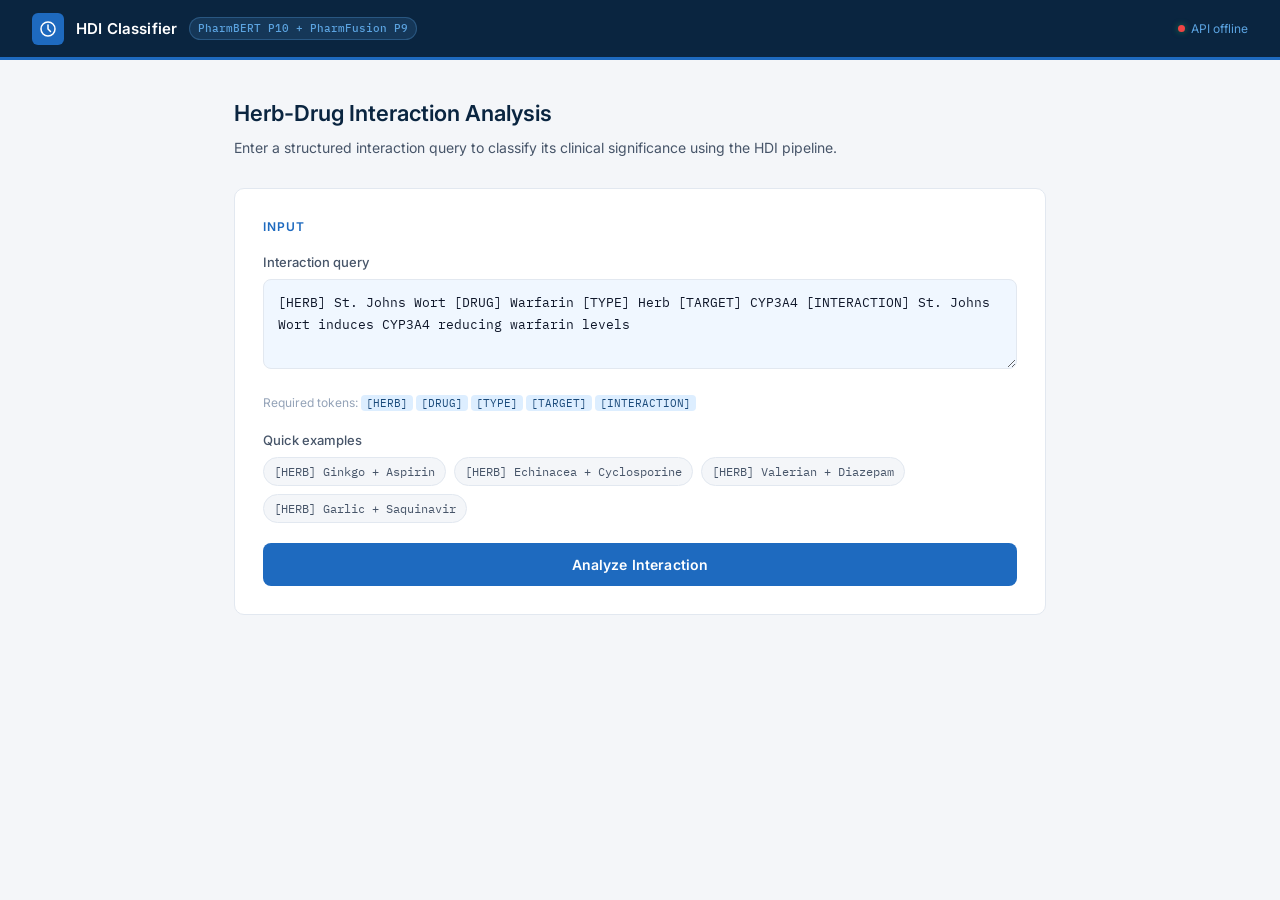
<file: hdi-frontend/index.html.html>
<!DOCTYPE html>
<html lang="en">
<head>
<meta charset="UTF-8"/>
<meta name="viewport" content="width=device-width, initial-scale=1.0"/>
<title>HDI Classifier — Herb-Drug Interaction Analysis</title>
<style>
  @import url('https://fonts.googleapis.com/css2?family=Inter:wght@400;500;600&family=IBM+Plex+Mono:wght@400;500&display=swap');

  *, *::before, *::after { box-sizing: border-box; margin: 0; padding: 0; }

  :root {
    --blue-900: #0a2540;
    --blue-700: #1a4a7a;
    --blue-500: #1e6abf;
    --blue-300: #5ba3e0;
    --blue-100: #ddeeff;
    --blue-50:  #f0f7ff;
    --white:    #ffffff;
    --gray-100: #f4f6f9;
    --gray-200: #e2e8f0;
    --gray-400: #94a3b8;
    --gray-600: #475569;
    --gray-900: #0f172a;
    --green-100: #dcfce7;
    --green-700: #15803d;
    --red-100:   #fee2e2;
    --red-700:   #b91c1c;
    --amber-100: #fef3c7;
    --amber-700: #b45309;
    --font: 'Inter', system-ui, sans-serif;
    --mono: 'IBM Plex Mono', monospace;
  }

  body {
    font-family: var(--font);
    background: var(--gray-100);
    color: var(--gray-900);
    min-height: 100vh;
    line-height: 1.6;
  }

  /* Header */
  header {
    background: var(--blue-900);
    padding: 0 32px;
    display: flex;
    align-items: center;
    justify-content: space-between;
    height: 60px;
    border-bottom: 3px solid var(--blue-500);
  }
  .header-brand {
    display: flex;
    align-items: center;
    gap: 12px;
  }
  .header-logo {
    width: 32px; height: 32px;
    background: var(--blue-500);
    border-radius: 6px;
    display: flex; align-items: center; justify-content: center;
  }
  .header-logo svg { width: 18px; height: 18px; }
  .header-title {
    font-size: 15px;
    font-weight: 600;
    color: var(--white);
    letter-spacing: 0.01em;
  }
  .header-badge {
    font-size: 11px;
    font-weight: 500;
    color: var(--blue-300);
    background: rgba(91,163,224,0.15);
    border: 1px solid rgba(91,163,224,0.3);
    padding: 2px 8px;
    border-radius: 20px;
    font-family: var(--mono);
  }
  .status-dot {
    display: flex;
    align-items: center;
    gap: 6px;
    font-size: 12px;
    color: var(--blue-300);
  }
  .dot {
    width: 7px; height: 7px;
    border-radius: 50%;
    background: #22c55e;
    box-shadow: 0 0 6px #22c55e88;
    animation: pulse 2s ease-in-out infinite;
  }
  @keyframes pulse { 0%,100%{opacity:1} 50%{opacity:0.5} }

  /* Main layout */
  main {
    max-width: 860px;
    margin: 0 auto;
    padding: 36px 24px 60px;
  }

  .page-heading {
    margin-bottom: 28px;
  }
  .page-heading h1 {
    font-size: 22px;
    font-weight: 600;
    color: var(--blue-900);
    margin-bottom: 6px;
  }
  .page-heading p {
    font-size: 14px;
    color: var(--gray-600);
  }

  /* Card */
  .card {
    background: var(--white);
    border: 1px solid var(--gray-200);
    border-radius: 10px;
    padding: 28px;
    margin-bottom: 20px;
  }
  .card-title {
    font-size: 12px;
    font-weight: 600;
    color: var(--blue-500);
    text-transform: uppercase;
    letter-spacing: 0.08em;
    margin-bottom: 16px;
  }

  /* Input form */
  .input-group {
    margin-bottom: 16px;
  }
  label {
    display: block;
    font-size: 13px;
    font-weight: 500;
    color: var(--gray-600);
    margin-bottom: 6px;
  }
  textarea {
    width: 100%;
    font-family: var(--mono);
    font-size: 13px;
    color: var(--gray-900);
    background: var(--blue-50);
    border: 1.5px solid var(--gray-200);
    border-radius: 8px;
    padding: 12px 14px;
    resize: vertical;
    min-height: 90px;
    transition: border-color 0.15s;
    line-height: 1.7;
  }
  textarea:focus {
    outline: none;
    border-color: var(--blue-500);
    background: var(--white);
  }

  /* Token format hint */
  .token-hint {
    margin-top: 8px;
    font-size: 12px;
    color: var(--gray-400);
    line-height: 1.8;
  }
  .token {
    font-family: var(--mono);
    background: var(--blue-100);
    color: var(--blue-700);
    padding: 1px 5px;
    border-radius: 4px;
    font-size: 11px;
  }

  /* Example pills */
  .examples {
    display: flex;
    flex-wrap: wrap;
    gap: 8px;
    margin-bottom: 20px;
  }
  .example-pill {
    font-size: 12px;
    font-family: var(--mono);
    background: var(--gray-100);
    border: 1px solid var(--gray-200);
    color: var(--gray-600);
    padding: 4px 10px;
    border-radius: 20px;
    cursor: pointer;
    transition: all 0.15s;
    white-space: nowrap;
    overflow: hidden;
    text-overflow: ellipsis;
    max-width: 260px;
  }
  .example-pill:hover {
    background: var(--blue-100);
    border-color: var(--blue-300);
    color: var(--blue-700);
  }

  /* Analyze button */
  .btn-analyze {
    width: 100%;
    background: var(--blue-500);
    color: var(--white);
    border: none;
    border-radius: 8px;
    padding: 13px 20px;
    font-family: var(--font);
    font-size: 14px;
    font-weight: 600;
    cursor: pointer;
    display: flex;
    align-items: center;
    justify-content: center;
    gap: 8px;
    transition: background 0.15s;
    letter-spacing: 0.01em;
  }
  .btn-analyze:hover { background: var(--blue-700); }
  .btn-analyze:disabled { background: var(--gray-400); cursor: not-allowed; }
  .spinner {
    width: 16px; height: 16px;
    border: 2px solid rgba(255,255,255,0.3);
    border-top-color: #fff;
    border-radius: 50%;
    animation: spin 0.7s linear infinite;
    display: none;
  }
  @keyframes spin { to { transform: rotate(360deg); } }

  /* Result section */
  #result { display: none; }

  .verdict {
    display: flex;
    align-items: center;
    gap: 16px;
    padding: 20px 24px;
    border-radius: 10px;
    margin-bottom: 20px;
    border-left: 4px solid;
  }
  .verdict.harmful   { background: var(--red-100);   border-color: var(--red-700); }
  .verdict.positive  { background: var(--green-100); border-color: var(--green-700); }
  .verdict.possible  { background: var(--amber-100); border-color: var(--amber-700); }
  .verdict.negative  { background: var(--amber-100); border-color: var(--amber-700); }
  .verdict.noeffect  { background: var(--gray-100);  border-color: var(--gray-400); }

  .verdict-icon {
    font-size: 28px;
    flex-shrink: 0;
  }
  .verdict-label {
    font-size: 20px;
    font-weight: 600;
    color: var(--gray-900);
  }
  .verdict-score {
    font-size: 13px;
    color: var(--gray-600);
    margin-top: 2px;
  }
  .verdict-summary {
    margin-left: auto;
    font-size: 12px;
    font-family: var(--mono);
    color: var(--gray-600);
    text-align: right;
    flex-shrink: 0;
  }

  /* Scores grid */
  .scores-grid {
    display: grid;
    grid-template-columns: 1fr 1fr;
    gap: 12px;
    margin-bottom: 20px;
  }
  @media(max-width: 560px) { .scores-grid { grid-template-columns: 1fr; } }

  .score-row {
    display: flex;
    flex-direction: column;
    gap: 5px;
  }
  .score-header {
    display: flex;
    justify-content: space-between;
    align-items: center;
  }
  .score-name {
    font-size: 13px;
    font-weight: 500;
    color: var(--gray-600);
  }
  .score-pct {
    font-size: 13px;
    font-weight: 600;
    font-family: var(--mono);
    color: var(--gray-900);
  }
  .score-bar-bg {
    height: 6px;
    background: var(--gray-200);
    border-radius: 3px;
    overflow: hidden;
  }
  .score-bar-fill {
    height: 100%;
    background: var(--blue-500);
    border-radius: 3px;
    transition: width 0.5s ease;
  }
  .score-bar-fill.top { background: var(--blue-700); }

  /* Interaction type */
  .type-row {
    display: flex;
    align-items: center;
    gap: 12px;
    padding: 14px 16px;
    background: var(--blue-50);
    border: 1px solid var(--blue-100);
    border-radius: 8px;
  }
  .type-label { font-size: 13px; color: var(--gray-600); }
  .type-badge {
    font-size: 12px;
    font-weight: 600;
    font-family: var(--mono);
    background: var(--blue-500);
    color: var(--white);
    padding: 3px 10px;
    border-radius: 20px;
  }
  .type-score {
    font-size: 12px;
    color: var(--gray-400);
    font-family: var(--mono);
  }

  /* Meta row */
  .meta-row {
    display: flex;
    gap: 24px;
    flex-wrap: wrap;
    padding: 12px 0 0;
    border-top: 1px solid var(--gray-200);
    margin-top: 16px;
  }
  .meta-item { font-size: 12px; color: var(--gray-400); font-family: var(--mono); }
  .meta-item span { color: var(--gray-600); font-weight: 500; }

  /* Error */
  .error-box {
    background: var(--red-100);
    border: 1px solid #fca5a5;
    border-radius: 8px;
    padding: 14px 16px;
    font-size: 13px;
    color: var(--red-700);
    display: none;
  }
</style>
</head>
<body>

<header>
  <div class="header-brand">
    <div class="header-logo">
      <svg viewBox="0 0 18 18" fill="none" xmlns="http://www.w3.org/2000/svg">
        <circle cx="9" cy="9" r="7" stroke="white" stroke-width="1.5"/>
        <path d="M9 5v4l2.5 2.5" stroke="white" stroke-width="1.5" stroke-linecap="round"/>
      </svg>
    </div>
    <span class="header-title">HDI Classifier</span>
    <span class="header-badge">PharmBERT P10 + PharmFusion P9</span>
  </div>
  <div class="status-dot">
    <span class="dot" id="status-dot"></span>
    <span id="status-text">Checking…</span>
  </div>
</header>

<main>
  <div class="page-heading">
    <h1>Herb-Drug Interaction Analysis</h1>
    <p>Enter a structured interaction query to classify its clinical significance using the HDI pipeline.</p>
  </div>

  <!-- Input card -->
  <div class="card">
    <div class="card-title">Input</div>

    <div class="input-group">
      <label for="query-input">Interaction query</label>
      <textarea id="query-input" placeholder="[HERB] ... [DRUG] ... [TYPE] ... [TARGET] ... [INTERACTION] ...">[HERB] St. Johns Wort [DRUG] Warfarin [TYPE] Herb [TARGET] CYP3A4 [INTERACTION] St. Johns Wort induces CYP3A4 reducing warfarin levels</textarea>
    </div>

    <div class="token-hint">
      Required tokens:
      <span class="token">[HERB]</span>
      <span class="token">[DRUG]</span>
      <span class="token">[TYPE]</span>
      <span class="token">[TARGET]</span>
      <span class="token">[INTERACTION]</span>
    </div>

    <div style="margin: 16px 0 4px"><label>Quick examples</label></div>
    <div class="examples">
      <span class="example-pill" onclick="setExample(this.dataset.val)" data-val="[HERB] Ginkgo [DRUG] Aspirin [TYPE] Herb [TARGET] Platelet [INTERACTION] Ginkgo inhibits platelet aggregation increasing bleeding risk with aspirin">[HERB] Ginkgo + Aspirin</span>
      <span class="example-pill" onclick="setExample(this.dataset.val)" data-val="[HERB] Echinacea [DRUG] Cyclosporine [TYPE] Herb [TARGET] CYP3A4 [INTERACTION] Echinacea modulates immune response potentially reducing cyclosporine efficacy">[HERB] Echinacea + Cyclosporine</span>
      <span class="example-pill" onclick="setExample(this.dataset.val)" data-val="[HERB] Valerian [DRUG] Diazepam [TYPE] Herb [TARGET] GABA [INTERACTION] Valerian enhances GABA activity potentiating diazepam sedative effects">[HERB] Valerian + Diazepam</span>
      <span class="example-pill" onclick="setExample(this.dataset.val)" data-val="[HERB] Garlic [DRUG] Saquinavir [TYPE] Herb [TARGET] CYP3A4 [INTERACTION] Garlic reduces saquinavir plasma levels through CYP3A4 induction">[HERB] Garlic + Saquinavir</span>
    </div>

    <button class="btn-analyze" id="analyze-btn" onclick="analyze()">
      <span class="spinner" id="spinner"></span>
      <span id="btn-label">Analyze Interaction</span>
    </button>

    <div class="error-box" id="error-box"></div>
  </div>

  <!-- Result card -->
  <div id="result">
    <div class="card">
      <div class="card-title">Classification result</div>

      <!-- Verdict banner -->
      <div class="verdict" id="verdict-banner">
        <div class="verdict-icon" id="verdict-icon"></div>
        <div>
          <div class="verdict-label" id="verdict-label"></div>
          <div class="verdict-score" id="verdict-score"></div>
        </div>
        <div class="verdict-summary" id="verdict-summary"></div>
      </div>

      <!-- Score bars -->
      <div class="card-title">Confidence breakdown</div>
      <div class="scores-grid" id="scores-grid"></div>

      <!-- Interaction type -->
      <div class="card-title" style="margin-top:20px">Interaction type</div>
      <div class="type-row">
        <span class="type-label">Classified as</span>
        <span class="type-badge" id="type-badge"></span>
        <span class="type-score" id="type-score"></span>
      </div>

      <!-- Meta -->
      <div class="meta-row">
        <span class="meta-item">Model: <span id="meta-model"></span></span>
        <span class="meta-item">Latency: <span id="meta-latency"></span></span>
        <span class="meta-item">Job ID: <span id="meta-job"></span></span>
      </div>
    </div>
  </div>
</main>

<script>
const API_BASE = "https://tvganesh538-nlp-classifier-api.hf.space";
const API_KEY  = "admin-hdi-2026";

async function checkHealth() {
  try {
    const r = await fetch(API_BASE + "/health");
    const d = await r.json();
    const ok = d.status === "ok" && d.model_loaded;
    document.getElementById("status-dot").style.background = ok ? "#22c55e" : "#f59e0b";
    document.getElementById("status-text").textContent = ok ? "API online" : "Degraded";
  } catch {
    document.getElementById("status-dot").style.background = "#ef4444";
    document.getElementById("status-text").textContent = "API offline";
  }
}

function setExample(val) {
  document.getElementById("query-input").value = val;
}

const ICONS = { Harmful:"⚠️", Positive:"✅", Possible:"🔶", Negative:"🔸", "No Effect":"⬜" };
const CLASSES = { Harmful:"harmful", Positive:"positive", Possible:"possible", Negative:"negative", "No Effect":"noeffect" };

async function analyze() {
  const text = document.getElementById("query-input").value.trim();
  if (!text) return;

  const btn = document.getElementById("analyze-btn");
  const spinner = document.getElementById("spinner");
  const label = document.getElementById("btn-label");
  const errorBox = document.getElementById("error-box");

  btn.disabled = true;
  spinner.style.display = "block";
  label.textContent = "Analyzing…";
  errorBox.style.display = "none";
  document.getElementById("result").style.display = "none";

  try {
    const resp = await fetch(API_BASE + "/classify", {
      method: "POST",
      headers: { "Content-Type": "application/json", "X-API-Key": API_KEY },
      body: JSON.stringify({ inputs: [text] })
    });

    if (!resp.ok) {
      const err = await resp.json().catch(() => ({}));
      throw new Error(err.detail || resp.statusText);
    }

    const data = await resp.json();
    const r = data.results[0];
    renderResult(r, data);

  } catch(e) {
    errorBox.textContent = "Error: " + e.message;
    errorBox.style.display = "block";
  } finally {
    btn.disabled = false;
    spinner.style.display = "none";
    label.textContent = "Analyze Interaction";
  }
}

function renderResult(r, data) {
  const top = r.top_label;
  const pct = (r.top_score * 100).toFixed(1);

  // Verdict
  const banner = document.getElementById("verdict-banner");
  banner.className = "verdict " + (CLASSES[top] || "noeffect");
  document.getElementById("verdict-icon").textContent = ICONS[top] || "❓";
  document.getElementById("verdict-label").textContent = top;
  document.getElementById("verdict-score").textContent = `Confidence: ${pct}%`;
  document.getElementById("verdict-summary").textContent = r.summary || "";

  // Score bars
  const grid = document.getElementById("scores-grid");
  grid.innerHTML = "";
  r.classifications.forEach(c => {
    const p = (c.score * 100).toFixed(1);
    const isTop = c.label === top;
    grid.innerHTML += `
      <div class="score-row">
        <div class="score-header">
          <span class="score-name">${c.label}</span>
          <span class="score-pct">${p}%</span>
        </div>
        <div class="score-bar-bg">
          <div class="score-bar-fill ${isTop ? "top" : ""}" style="width:${p}%"></div>
        </div>
      </div>`;
  });

  // Interaction type
  const it = r.interaction_type;
  document.getElementById("type-badge").textContent = it.top_label;
  document.getElementById("type-score").textContent = `${(it.top_score * 100).toFixed(1)}% confidence`;

  // Meta
  document.getElementById("meta-model").textContent = data.model_name;
  document.getElementById("meta-latency").textContent = data.latency_ms + " ms";
  document.getElementById("meta-job").textContent = r.job_id ? r.job_id.slice(0,8) + "…" : "—";

  document.getElementById("result").style.display = "block";
  document.getElementById("result").scrollIntoView({ behavior: "smooth" });
}

// Kick off health check
checkHealth();
setInterval(checkHealth, 30000);

// Allow Ctrl+Enter to submit
document.getElementById("query-input").addEventListener("keydown", e => {
  if (e.key === "Enter" && (e.ctrlKey || e.metaKey)) analyze();
});
</script>
</body>
</html>
</file>
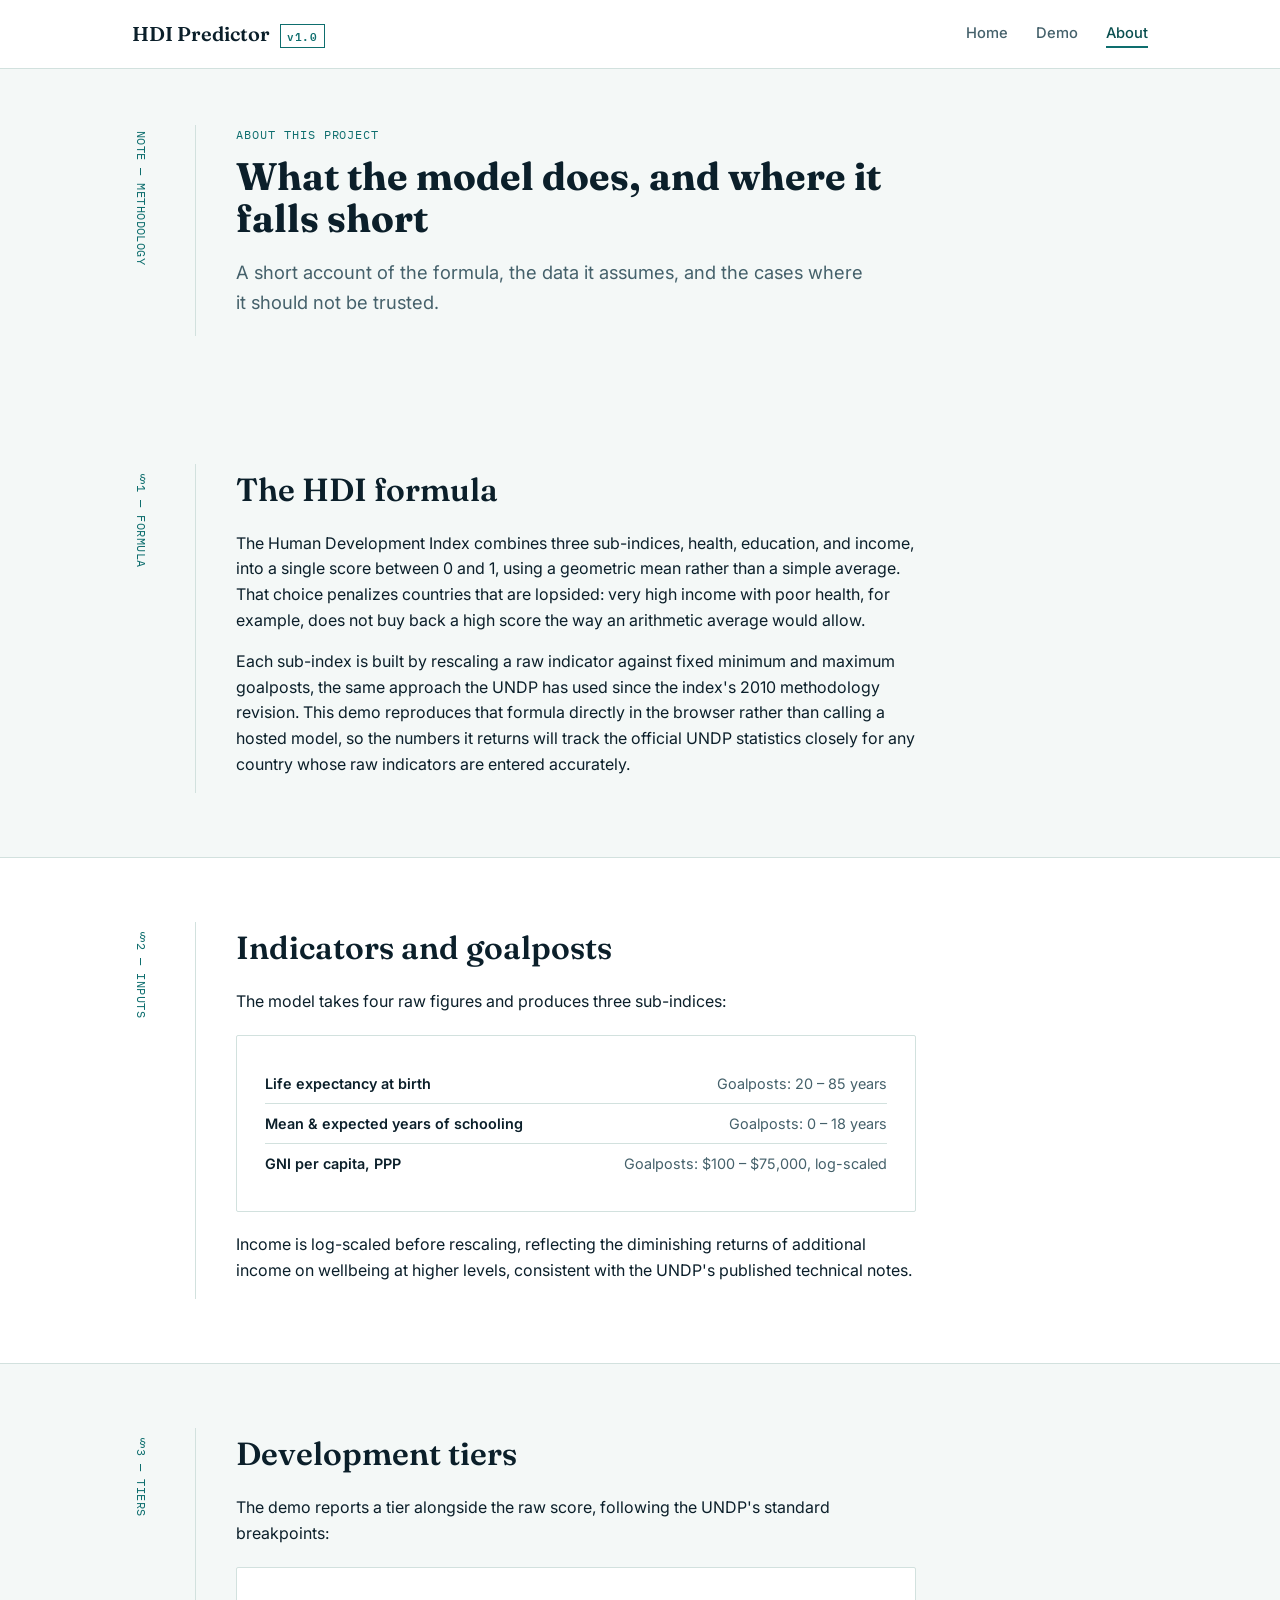
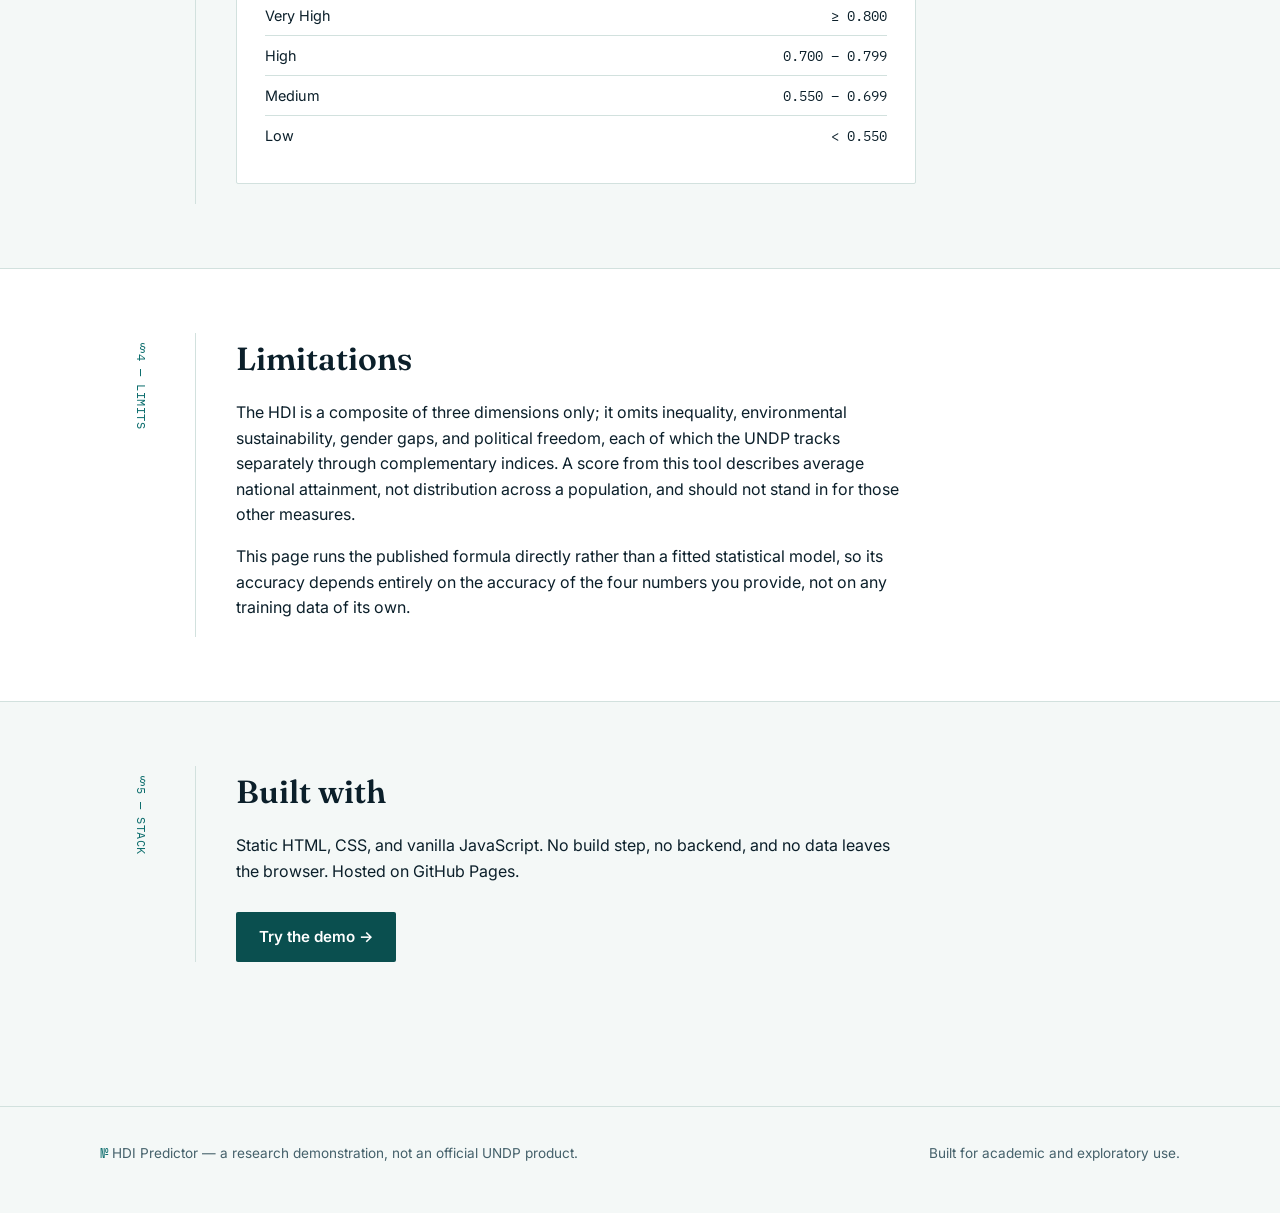
<file: web/about.html>
<!DOCTYPE html>
<html lang="en">
<head>
<meta charset="UTF-8">
<meta name="viewport" content="width=device-width, initial-scale=1.0">
<title>About — HDI Predictor</title>
<meta name="description" content="Methodology, data sources, and limitations behind the HDI Predictor model.">
<link rel="stylesheet" href="style.css">
</head>
<body>

<header class="site-header">
  <nav class="nav">
    <div class="brand"><span>HDI Predictor</span><span class="brand-mark">v1.0</span></div>
    <ul class="nav-links">
      <li><a href="index.html">Home</a></li>
      <li><a href="demo.html">Demo</a></li>
      <li><a href="about.html" class="active">About</a></li>
    </ul>
  </nav>
</header>

<main>
  <section class="section" style="padding-top: 56px;">
    <div class="with-index">
      <div class="index-col"><span>NOTE — METHODOLOGY</span></div>
      <div style="max-width: 680px;">
        <p class="eyebrow">About this project</p>
        <h1 style="font-size: clamp(1.8rem, 3vw, 2.6rem);">What the model does, and where it falls short</h1>
        <p class="lede">A short account of the formula, the data it assumes, and the cases where it should not be trusted.</p>
      </div>
    </div>
  </section>

  <section class="section">
    <div class="with-index">
      <div class="index-col"><span>§1 — FORMULA</span></div>
      <div style="max-width: 680px;">
        <h2>The HDI formula</h2>
        <p>The Human Development Index combines three sub-indices, health, education, and income, into a single score between 0 and 1, using a geometric mean rather than a simple average. That choice penalizes countries that are lopsided: very high income with poor health, for example, does not buy back a high score the way an arithmetic average would allow.</p>
        <p>Each sub-index is built by rescaling a raw indicator against fixed minimum and maximum goalposts, the same approach the UNDP has used since the index's 2010 methodology revision. This demo reproduces that formula directly in the browser rather than calling a hosted model, so the numbers it returns will track the official UNDP statistics closely for any country whose raw indicators are entered accurately.</p>
      </div>
    </div>
  </section>

  <section class="section" style="background: var(--paper-raised); border-top:1px solid var(--line); border-bottom:1px solid var(--line);">
    <div class="with-index">
      <div class="index-col"><span>§2 — INPUTS</span></div>
      <div style="max-width: 680px;">
        <h2>Indicators and goalposts</h2>
        <p>The model takes four raw figures and produces three sub-indices:</p>
        <div class="card" style="margin: 20px 0;">
          <div class="breakdown-row" style="display:flex; justify-content:space-between; padding: 8px 0; border-bottom: 1px solid var(--line); font-size:0.9rem;">
            <span style="font-weight:600;">Life expectancy at birth</span><span style="color:var(--slate);">Goalposts: 20 – 85 years</span>
          </div>
          <div class="breakdown-row" style="display:flex; justify-content:space-between; padding: 8px 0; border-bottom: 1px solid var(--line); font-size:0.9rem;">
            <span style="font-weight:600;">Mean &amp; expected years of schooling</span><span style="color:var(--slate);">Goalposts: 0 – 18 years</span>
          </div>
          <div class="breakdown-row" style="display:flex; justify-content:space-between; padding: 8px 0; font-size:0.9rem;">
            <span style="font-weight:600;">GNI per capita, PPP</span><span style="color:var(--slate);">Goalposts: $100 – $75,000, log-scaled</span>
          </div>
        </div>
        <p>Income is log-scaled before rescaling, reflecting the diminishing returns of additional income on wellbeing at higher levels, consistent with the UNDP's published technical notes.</p>
      </div>
    </div>
  </section>

  <section class="section">
    <div class="with-index">
      <div class="index-col"><span>§3 — TIERS</span></div>
      <div style="max-width: 680px;">
        <h2>Development tiers</h2>
        <p>The demo reports a tier alongside the raw score, following the UNDP's standard breakpoints:</p>
        <div class="card" style="margin: 20px 0;">
          <div style="display:flex; justify-content:space-between; padding: 8px 0; border-bottom: 1px solid var(--line); font-size:0.9rem;"><span>Very High</span><span class="text-mono">≥ 0.800</span></div>
          <div style="display:flex; justify-content:space-between; padding: 8px 0; border-bottom: 1px solid var(--line); font-size:0.9rem;"><span>High</span><span class="text-mono">0.700 – 0.799</span></div>
          <div style="display:flex; justify-content:space-between; padding: 8px 0; border-bottom: 1px solid var(--line); font-size:0.9rem;"><span>Medium</span><span class="text-mono">0.550 – 0.699</span></div>
          <div style="display:flex; justify-content:space-between; padding: 8px 0; font-size:0.9rem;"><span>Low</span><span class="text-mono">&lt; 0.550</span></div>
        </div>
      </div>
    </div>
  </section>

  <section class="section" style="background: var(--paper-raised); border-top:1px solid var(--line); border-bottom:1px solid var(--line);">
    <div class="with-index">
      <div class="index-col"><span>§4 — LIMITS</span></div>
      <div style="max-width: 680px;">
        <h2>Limitations</h2>
        <p>The HDI is a composite of three dimensions only; it omits inequality, environmental sustainability, gender gaps, and political freedom, each of which the UNDP tracks separately through complementary indices. A score from this tool describes average national attainment, not distribution across a population, and should not stand in for those other measures.</p>
        <p>This page runs the published formula directly rather than a fitted statistical model, so its accuracy depends entirely on the accuracy of the four numbers you provide, not on any training data of its own.</p>
      </div>
    </div>
  </section>

  <section class="section">
    <div class="with-index">
      <div class="index-col"><span>§5 — STACK</span></div>
      <div style="max-width: 680px;">
        <h2>Built with</h2>
        <p>Static HTML, CSS, and vanilla JavaScript. No build step, no backend, and no data leaves the browser. Hosted on GitHub Pages.</p>
        <a href="demo.html" class="btn btn-primary" style="margin-top: 12px;">Try the demo →</a>
      </div>
    </div>
  </section>
</main>

<footer class="site-footer">
  <div class="footer-inner">
    <span><span class="footnote-mark">№</span> HDI Predictor — a research demonstration, not an official UNDP product.</span>
    <span>Built for academic and exploratory use.</span>
  </div>
</footer>

</body>
</html>
</file>
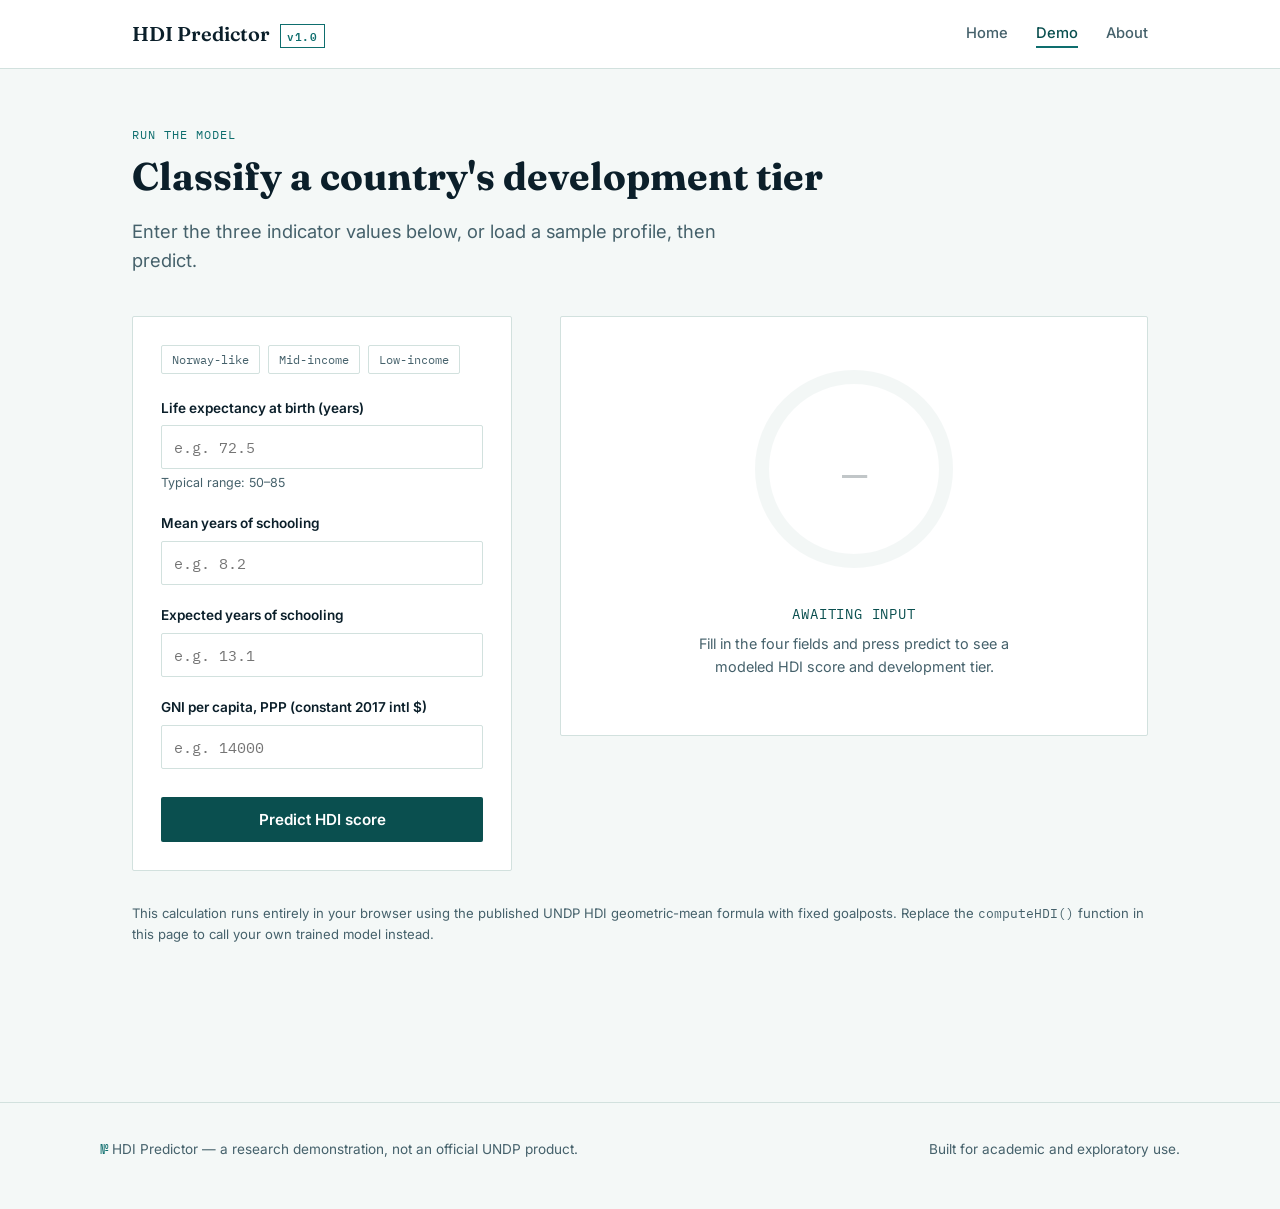
<file: web/demo.html>
<!DOCTYPE html>
<html lang="en">
<head>
<meta charset="UTF-8">
<meta name="viewport" content="width=device-width, initial-scale=1.0">
<title>Demo — HDI Predictor</title>
<meta name="description" content="Enter life expectancy, schooling, and income data to get a predicted HDI score.">
<link rel="stylesheet" href="style.css">
<style>
  .demo-grid{
    display: grid;
    grid-template-columns: 380px 1fr;
    gap: 48px;
    align-items: start;
  }
  @media (max-width: 860px){ .demo-grid{ grid-template-columns: 1fr; } }

  .field{ margin-bottom: 20px; }
  .field label{
    display:block; font-size:0.85rem; font-weight:600; margin-bottom: 6px; color: var(--ink);
  }
  .field .hint{ font-size: 0.78rem; color: var(--slate); margin-top: 4px; }
  .field input, .field select{
    width: 100%;
    padding: 11px 12px;
    border: 1px solid var(--line);
    border-radius: var(--radius);
    font-family: var(--font-mono);
    font-size: 0.95rem;
    background: var(--paper-raised);
    color: var(--ink);
  }
  .field input:focus, .field select:focus{ border-color: var(--teal); }

  .preset-row{ display:flex; gap:8px; flex-wrap:wrap; margin-bottom: 24px; }
  .preset-btn{
    font-family: var(--font-mono);
    font-size: 0.72rem;
    padding: 6px 10px;
    border: 1px solid var(--line);
    background: var(--paper-raised);
    color: var(--slate);
    border-radius: var(--radius);
    cursor: pointer;
  }
  .preset-btn:hover{ border-color: var(--teal); color: var(--teal-deep); }

  .result-panel{
    border: 1px solid var(--line);
    background: var(--paper-raised);
    border-radius: var(--radius);
    padding: 36px;
    min-height: 420px;
    display: flex;
    flex-direction: column;
    align-items: center;
    justify-content: center;
    text-align: center;
  }
  .result-panel.is-empty .dial-wrap{ opacity: 0.25; }
  .dial-wrap{ position: relative; transition: opacity 0.3s ease; }
  .dial-value{
    position:absolute; top:50%; left:50%; transform: translate(-50%,-50%);
    font-family: var(--font-mono); font-size: 2.6rem; color: var(--ink);
  }
  .dial-tier{
    margin-top: 18px;
    font-family: var(--font-mono);
    font-size: 0.85rem;
    letter-spacing: 0.06em;
    text-transform: uppercase;
    color: var(--teal-deep);
  }
  .dial-caption{ margin-top: 6px; color: var(--slate); font-size: 0.9rem; max-width: 320px; }
  .breakdown{
    margin-top: 28px;
    width: 100%;
    border-top: 1px solid var(--line);
    padding-top: 20px;
    text-align: left;
  }
  .breakdown-row{
    display:flex; justify-content: space-between; font-size: 0.85rem;
    padding: 6px 0; color: var(--slate);
  }
  .breakdown-row span:last-child{ font-family: var(--font-mono); color: var(--ink); }

  .error-msg{
    color: var(--signal);
    font-size: 0.85rem;
    margin-top: 4px;
    display: none;
  }
  .error-msg.show{ display: block; }
</style>
</head>
<body>

<header class="site-header">
  <nav class="nav">
    <div class="brand"><span>HDI Predictor</span><span class="brand-mark">v1.0</span></div>
    <ul class="nav-links">
      <li><a href="index.html">Home</a></li>
      <li><a href="demo.html" class="active">Demo</a></li>
      <li><a href="about.html">About</a></li>
    </ul>
  </nav>
</header>

<main>
  <section class="section" style="padding-top: 56px;">
    <div class="container">
      <p class="eyebrow">Run the model</p>
      <h1 style="font-size: clamp(1.8rem, 3vw, 2.6rem);">Classify a country's development tier</h1>
      <p class="lede">Enter the three indicator values below, or load a sample profile, then predict.</p>

      <div class="demo-grid" style="margin-top: 40px;">

        <form class="card" id="hdi-form" novalidate>
          <div class="preset-row">
            <button type="button" class="preset-btn" data-preset="high">Norway-like</button>
            <button type="button" class="preset-btn" data-preset="mid">Mid-income</button>
            <button type="button" class="preset-btn" data-preset="low">Low-income</button>
          </div>

          <div class="field">
            <label for="life-exp">Life expectancy at birth (years)</label>
            <input type="number" id="life-exp" step="0.1" min="20" max="95" placeholder="e.g. 72.5" required>
            <div class="hint">Typical range: 50–85</div>
            <div class="error-msg" id="err-life-exp">Enter a value between 20 and 95.</div>
          </div>

          <div class="field">
            <label for="mean-school">Mean years of schooling</label>
            <input type="number" id="mean-school" step="0.1" min="0" max="20" placeholder="e.g. 8.2" required>
            <div class="error-msg" id="err-mean-school">Enter a value between 0 and 20.</div>
          </div>

          <div class="field">
            <label for="exp-school">Expected years of schooling</label>
            <input type="number" id="exp-school" step="0.1" min="0" max="22" placeholder="e.g. 13.1" required>
            <div class="error-msg" id="err-exp-school">Enter a value between 0 and 22.</div>
          </div>

          <div class="field">
            <label for="gni">GNI per capita, PPP (constant 2017 intl $)</label>
            <input type="number" id="gni" step="1" min="200" max="150000" placeholder="e.g. 14000" required>
            <div class="error-msg" id="err-gni">Enter a value between 200 and 150,000.</div>
          </div>

          <button type="submit" class="btn btn-primary" style="width:100%; justify-content:center; margin-top: 8px;">
            Predict HDI score
          </button>
        </form>

        <div class="result-panel is-empty" id="result-panel">
          <div class="dial-wrap">
            <svg width="220" height="220" viewBox="0 0 220 220" role="img" aria-label="Index dial">
              <circle cx="110" cy="110" r="92" fill="none" stroke="var(--line)" stroke-width="14"/>
              <circle id="dial-arc" cx="110" cy="110" r="92" fill="none" stroke="var(--teal)" stroke-width="14"
                      stroke-dasharray="578.05" stroke-dashoffset="578.05" stroke-linecap="round"
                      transform="rotate(-90 110 110)" style="transition: stroke-dashoffset 0.8s ease;"/>
            </svg>
            <div class="dial-value" id="dial-value">—</div>
          </div>
          <div class="dial-tier" id="dial-tier">Awaiting input</div>
          <p class="dial-caption" id="dial-caption">Fill in the four fields and press predict to see a modeled HDI score and development tier.</p>

          <div class="breakdown" id="breakdown" style="display:none;">
            <div class="breakdown-row"><span>Life expectancy index</span><span id="b-life">—</span></div>
            <div class="breakdown-row"><span>Education index</span><span id="b-edu">—</span></div>
            <div class="breakdown-row"><span>Income index</span><span id="b-inc">—</span></div>
          </div>
        </div>

      </div>

      <p style="margin-top: 32px; font-size: 0.82rem; color: var(--slate);">
        This calculation runs entirely in your browser using the published UNDP HDI geometric-mean formula with fixed goalposts. Replace the <code class="text-mono">computeHDI()</code> function in this page to call your own trained model instead.
      </p>
    </div>
  </section>
</main>

<footer class="site-footer">
  <div class="footer-inner">
    <span><span class="footnote-mark">№</span> HDI Predictor — a research demonstration, not an official UNDP product.</span>
    <span>Built for academic and exploratory use.</span>
  </div>
</footer>

<script>
  const form = document.getElementById('hdi-form');
  const panel = document.getElementById('result-panel');
  const dialArc = document.getElementById('dial-arc');
  const dialValue = document.getElementById('dial-value');
  const dialTier = document.getElementById('dial-tier');
  const dialCaption = document.getElementById('dial-caption');
  const breakdown = document.getElementById('breakdown');
  const CIRCUMFERENCE = 578.05;

  const presets = {
    high: { life: 83.2, mean: 13.0, exp: 18.2, gni: 66500 },
    mid:  { life: 72.4, mean: 8.1,  exp: 13.4, gni: 14200 },
    low:  { life: 61.5, mean: 4.6,  exp: 9.0,  gni: 2300 }
  };

  document.querySelectorAll('.preset-btn').forEach(btn => {
    btn.addEventListener('click', () => {
      const p = presets[btn.dataset.preset];
      document.getElementById('life-exp').value = p.life;
      document.getElementById('mean-school').value = p.mean;
      document.getElementById('exp-school').value = p.exp;
      document.getElementById('gni').value = p.gni;
    });
  });

  function clamp(v, min, max){ return Math.min(Math.max(v, min), max); }

  // UNDP-style sub-index calculation with fixed goalposts.
  function computeHDI({ life, mean, exp, gni }){
    const lifeIndex = clamp((life - 20) / (85 - 20), 0, 1);
    const eduIndex = clamp(((mean / 18) + (exp / 18)) / 2, 0, 1);
    const incomeIndex = clamp(
      (Math.log(gni) - Math.log(100)) / (Math.log(75000) - Math.log(100)),
      0, 1
    );
    const hdi = Math.cbrt(lifeIndex * eduIndex * incomeIndex);
    return { hdi, lifeIndex, eduIndex, incomeIndex };
  }

  function tierFor(hdi){
    if (hdi >= 0.8) return 'Very High';
    if (hdi >= 0.7) return 'High';
    if (hdi >= 0.55) return 'Medium';
    return 'Low';
  }

  function validateField(id, min, max){
    const el = document.getElementById(id);
    const err = document.getElementById('err-' + id);
    const val = parseFloat(el.value);
    const valid = !isNaN(val) && val >= min && val <= max;
    err.classList.toggle('show', !valid);
    el.style.borderColor = valid ? 'var(--line)' : 'var(--signal)';
    return valid ? val : null;
  }

  form.addEventListener('submit', (e) => {
    e.preventDefault();

    const life = validateField('life-exp', 20, 95);
    const mean = validateField('mean-school', 0, 20);
    const exp = validateField('exp-school', 0, 22);
    const gni = validateField('gni', 200, 150000);

    if (life === null || mean === null || exp === null || gni === null) return;

    const { hdi, lifeIndex, eduIndex, incomeIndex } = computeHDI({ life, mean, exp, gni });
    const tier = tierFor(hdi);

    panel.classList.remove('is-empty');
    dialValue.textContent = hdi.toFixed(3);
    dialTier.textContent = tier + ' human development';
    dialCaption.textContent = 'Modeled from the indicators you entered using the geometric-mean HDI formula.';
    breakdown.style.display = 'block';
    document.getElementById('b-life').textContent = lifeIndex.toFixed(3);
    document.getElementById('b-edu').textContent = eduIndex.toFixed(3);
    document.getElementById('b-inc').textContent = incomeIndex.toFixed(3);

    const offset = CIRCUMFERENCE * (1 - hdi);
    requestAnimationFrame(() => { dialArc.style.strokeDashoffset = offset; });
  });
</script>

</body>
</html>
</file>
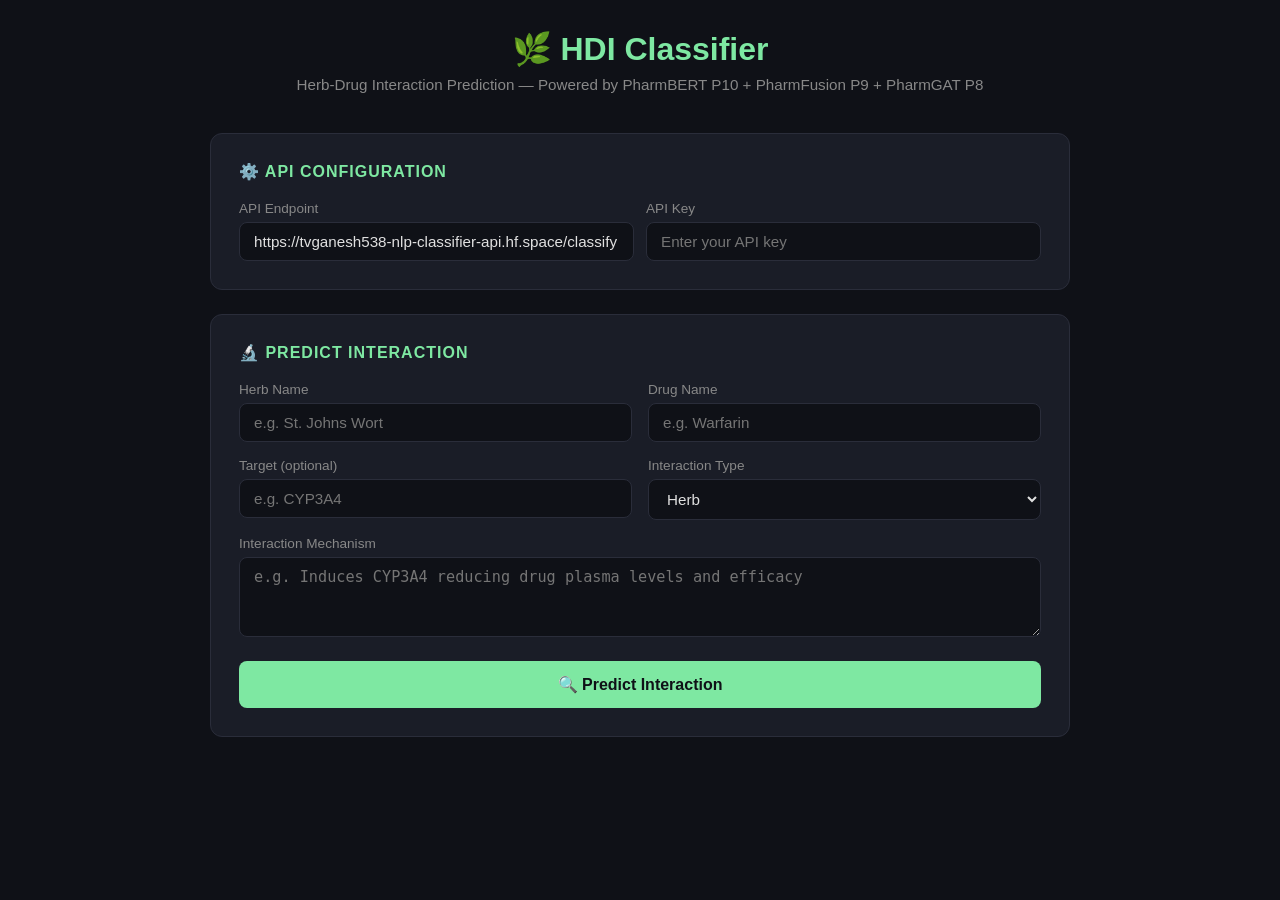
<file: web/index (2).html>
<!DOCTYPE html>
<html lang="en">
<head>
  <meta charset="UTF-8">
  <meta name="viewport" content="width=device-width, initial-scale=1.0">
  <title>HDI Classifier — Herb Drug Interaction</title>
  <style>
    * { box-sizing: border-box; margin: 0; padding: 0; }

    body {
      font-family: 'Segoe UI', sans-serif;
      background: #0f1117;
      color: #e0e0e0;
      min-height: 100vh;
      padding: 30px 20px;
    }

    .container {
      max-width: 860px;
      margin: 0 auto;
    }

    header {
      text-align: center;
      margin-bottom: 40px;
    }

    header h1 {
      font-size: 2rem;
      color: #7ee8a2;
      margin-bottom: 8px;
    }

    header p {
      color: #888;
      font-size: 0.95rem;
    }

    .card {
      background: #1a1d27;
      border: 1px solid #2a2d3a;
      border-radius: 12px;
      padding: 28px;
      margin-bottom: 24px;
    }

    .card h2 {
      font-size: 1rem;
      color: #7ee8a2;
      margin-bottom: 20px;
      text-transform: uppercase;
      letter-spacing: 1px;
    }

    .form-grid {
      display: grid;
      grid-template-columns: 1fr 1fr;
      gap: 16px;
      margin-bottom: 16px;
    }

    .form-group {
      display: flex;
      flex-direction: column;
      gap: 6px;
    }

    .form-group label {
      font-size: 0.85rem;
      color: #888;
    }

    .form-group input, .form-group textarea, .form-group select {
      background: #0f1117;
      border: 1px solid #2a2d3a;
      border-radius: 8px;
      padding: 10px 14px;
      color: #e0e0e0;
      font-size: 0.95rem;
      outline: none;
      transition: border 0.2s;
    }

    .form-group input:focus,
    .form-group textarea:focus {
      border-color: #7ee8a2;
    }

    .form-group textarea {
      resize: vertical;
      min-height: 80px;
    }

    .form-full {
      grid-column: 1 / -1;
    }

    .btn {
      width: 100%;
      padding: 14px;
      background: #7ee8a2;
      color: #0f1117;
      border: none;
      border-radius: 8px;
      font-size: 1rem;
      font-weight: 700;
      cursor: pointer;
      transition: background 0.2s;
      margin-top: 8px;
    }

    .btn:hover { background: #5dd88a; }
    .btn:disabled { background: #3a3d4a; color: #666; cursor: not-allowed; }

    .spinner {
      display: none;
      text-align: center;
      padding: 20px;
      color: #7ee8a2;
      font-size: 0.95rem;
    }

    .results { display: none; }

    .result-card {
      background: #0f1117;
      border: 1px solid #2a2d3a;
      border-radius: 10px;
      padding: 20px;
      margin-bottom: 16px;
    }

    .result-header {
      display: flex;
      justify-content: space-between;
      align-items: center;
      margin-bottom: 16px;
    }

    .result-header h3 {
      font-size: 1rem;
      color: #ccc;
    }

    .badge {
      padding: 6px 14px;
      border-radius: 20px;
      font-size: 0.85rem;
      font-weight: 700;
    }

    .badge-harmful   { background: #ff4d4d22; color: #ff4d4d; border: 1px solid #ff4d4d; }
    .badge-negative  { background: #ff944d22; color: #ff944d; border: 1px solid #ff944d; }
    .badge-possible  { background: #ffd70022; color: #ffd700; border: 1px solid #ffd700; }
    .badge-positive  { background: #7ee8a222; color: #7ee8a2; border: 1px solid #7ee8a2; }
    .badge-noeffect  { background: #88888822; color: #888888; border: 1px solid #888888; }

    .score-row {
      display: flex;
      align-items: center;
      gap: 10px;
      margin-bottom: 8px;
    }

    .score-label {
      width: 90px;
      font-size: 0.82rem;
      color: #888;
    }

    .score-bar-bg {
      flex: 1;
      background: #2a2d3a;
      border-radius: 4px;
      height: 8px;
      overflow: hidden;
    }

    .score-bar {
      height: 100%;
      border-radius: 4px;
      transition: width 0.6s ease;
    }

    .bar-harmful  { background: #ff4d4d; }
    .bar-negative { background: #ff944d; }
    .bar-possible { background: #ffd700; }
    .bar-positive { background: #7ee8a2; }
    .bar-noeffect { background: #888888; }

    .score-pct {
      width: 48px;
      text-align: right;
      font-size: 0.82rem;
      color: #ccc;
    }

    .summary-box {
      margin-top: 14px;
      padding: 10px 14px;
      background: #1a1d27;
      border-radius: 8px;
      font-size: 0.88rem;
      color: #aaa;
    }

    .interaction-type {
      margin-top: 10px;
      font-size: 0.85rem;
      color: #666;
    }

    .interaction-type span {
      color: #7ee8a2;
      font-weight: 600;
    }

    .latency {
      text-align: right;
      font-size: 0.8rem;
      color: #555;
      margin-top: 8px;
    }

    .error-box {
      background: #ff4d4d11;
      border: 1px solid #ff4d4d44;
      border-radius: 8px;
      padding: 14px;
      color: #ff4d4d;
      font-size: 0.9rem;
      display: none;
    }

    .api-config {
      display: grid;
      grid-template-columns: 1fr 1fr;
      gap: 12px;
    }

    @media (max-width: 600px) {
      .form-grid { grid-template-columns: 1fr; }
      .api-config { grid-template-columns: 1fr; }
    }
  </style>
</head>
<body>
<div class="container">

  <header>
    <h1>🌿 HDI Classifier</h1>
    <p>Herb-Drug Interaction Prediction — Powered by PharmBERT P10 + PharmFusion P9 + PharmGAT P8</p>
  </header>

  <!-- API Config -->
  <div class="card">
    <h2>⚙️ API Configuration</h2>
    <div class="api-config">
      <div class="form-group">
        <label>API Endpoint</label>
        <input type="text" id="apiUrl"
          value="https://tvganesh538-nlp-classifier-api.hf.space/classify">
      </div>
      <div class="form-group">
        <label>API Key</label>
        <input type="password" id="apiKey" placeholder="Enter your API key">
      </div>
    </div>
  </div>

  <!-- Input Form -->
  <div class="card">
    <h2>🔬 Predict Interaction</h2>
    <div class="form-grid">
      <div class="form-group">
        <label>Herb Name</label>
        <input type="text" id="herb" placeholder="e.g. St. Johns Wort">
      </div>
      <div class="form-group">
        <label>Drug Name</label>
        <input type="text" id="drug" placeholder="e.g. Warfarin">
      </div>
      <div class="form-group">
        <label>Target (optional)</label>
        <input type="text" id="target" placeholder="e.g. CYP3A4">
      </div>
      <div class="form-group">
        <label>Interaction Type</label>
        <select id="itype">
          <option value="Herb">Herb</option>
          <option value="Food">Food</option>
        </select>
      </div>
      <div class="form-group form-full">
        <label>Interaction Mechanism</label>
        <textarea id="mechanism"
          placeholder="e.g. Induces CYP3A4 reducing drug plasma levels and efficacy"></textarea>
      </div>
    </div>
    <button class="btn" id="predictBtn" onclick="predict()">
      🔍 Predict Interaction
    </button>
  </div>

  <!-- Spinner -->
  <div class="spinner" id="spinner">
    ⏳ Analyzing interaction... (may take 10-15s on free tier)
  </div>

  <!-- Error -->
  <div class="error-box" id="errorBox"></div>

  <!-- Results -->
  <div class="results" id="results">
    <div class="card">
      <h2>📊 Results</h2>
      <div id="resultCards"></div>
      <div class="latency" id="latency"></div>
    </div>
  </div>

</div>

<script>
  const barClass = {
    'Harmful':   'bar-harmful',
    'Negative':  'bar-negative',
    'No Effect': 'bar-noeffect',
    'Positive':  'bar-positive',
    'Possible':  'bar-possible',
  };

  const badgeClass = {
    'Harmful':   'badge-harmful',
    'Negative':  'badge-negative',
    'No Effect': 'badge-noeffect',
    'Positive':  'badge-positive',
    'Possible':  'badge-possible',
  };

  async function predict() {
    const herb      = document.getElementById('herb').value.trim();
    const drug      = document.getElementById('drug').value.trim();
    const target    = document.getElementById('target').value.trim() || 'Unknown';
    const itype     = document.getElementById('itype').value;
    const mechanism = document.getElementById('mechanism').value.trim();
    const apiUrl    = document.getElementById('apiUrl').value.trim();
    const apiKey    = document.getElementById('apiKey').value.trim();

    if (!herb || !drug) {
      showError('Please enter both Herb and Drug names.');
      return;
    }
    if (!apiKey) {
      showError('Please enter your API key.');
      return;
    }
    if (!mechanism) {
      showError('Please enter an interaction mechanism.');
      return;
    }

    const text = `[HERB] ${herb} [DRUG] ${drug} [TYPE] ${itype} [TARGET] ${target} [INTERACTION] ${mechanism}`;

    setLoading(true);
    hideError();
    hideResults();

    try {
      const response = await fetch(apiUrl, {
        method: 'POST',
        headers: {
          'Content-Type': 'application/json',
          'X-API-Key': apiKey,
        },
        body: JSON.stringify({ inputs: [text] }),
      });

      const data = await response.json();

      if (!response.ok) {
        showError(`API Error: ${JSON.stringify(data.detail)}`);
        return;
      }

      renderResults(data);
    } catch (err) {
      showError(`Network error: ${err.message}`);
    } finally {
      setLoading(false);
    }
  }

  function renderResults(data) {
    const container = document.getElementById('resultCards');
    container.innerHTML = '';

    data.results.forEach((r, i) => {
      const badge    = badgeClass[r.top_label] || 'badge-possible';
      const scores   = r.classifications || [];
      const itype    = r.interaction_type;
      const summary  = r.summary || '';

      const scoresHtml = scores.map(s => `
        <div class="score-row">
          <div class="score-label">${s.label}</div>
          <div class="score-bar-bg">
            <div class="score-bar ${barClass[s.label] || 'bar-possible'}"
                 style="width: ${(s.score * 100).toFixed(1)}%"></div>
          </div>
          <div class="score-pct">${(s.score * 100).toFixed(1)}%</div>
        </div>
      `).join('');

      const itypeHtml = itype ? `
        <div class="interaction-type">
          Interaction type: <span>${itype.top_label}</span>
          (${(itype.top_score * 100).toFixed(1)}%)
        </div>
      ` : '';

      container.innerHTML += `
        <div class="result-card">
          <div class="result-header">
            <h3>Result ${i + 1}</h3>
            <span class="badge ${badge}">${r.top_label}</span>
          </div>
          ${scoresHtml}
          ${itypeHtml}
          <div class="summary-box">${summary}</div>
        </div>
      `;
    });

    document.getElementById('latency').textContent =
      `Latency: ${data.latency_ms.toFixed(0)}ms`;
    document.getElementById('results').style.display = 'block';
  }

  function setLoading(on) {
    document.getElementById('spinner').style.display = on ? 'block' : 'none';
    document.getElementById('predictBtn').disabled   = on;
  }

  function showError(msg) {
    const box = document.getElementById('errorBox');
    box.textContent    = msg;
    box.style.display  = 'block';
  }

  function hideError() {
    document.getElementById('errorBox').style.display = 'none';
  }

  function hideResults() {
    document.getElementById('results').style.display = 'none';
  }
</script>
</body>
</html>
</file>
<file: web/style.css>
/* ============================================================
   HDI Predictor — shared stylesheet
   Token system:
   Color   : --ink #0B1F2A, --paper #F4F8F7, --teal #0E6E6E,
             --teal-deep #0A4F4F, --slate #45616B, --line #D2E1DE,
             --signal #C7682B (sparingly, for the prediction reveal)
   Type    : Display = "Fraunces" (serif, academic gravitas)
             Body    = "Inter" (clean, legible UI)
             Mono    = "IBM Plex Mono" (data / numbers)
   Layout  : Hairline-ruled sections, generous margin, a left
             "running index" column on long-form pages — borrowed
             from journal article layout.
   Signature: the "index dial" — a circular gauge built from a
              conic-gradient that animates to the predicted HDI
              value. Used on demo + echoed small on home.
   ============================================================ */

@import url('https://fonts.googleapis.com/css2?family=Fraunces:opsz,wght@9..144,400;9..144,500;9..144,600;9..144,700&family=Inter:wght@400;500;600&family=IBM+Plex+Mono:wght@400;500&display=swap');

:root{
  --ink: #0B1F2A;
  --paper: #F4F8F7;
  --paper-raised: #FFFFFF;
  --teal: #0E6E6E;
  --teal-deep: #0A4F4F;
  --teal-soft: #E3F0EE;
  --slate: #45616B;
  --line: #D2E1DE;
  --signal: #C7682B;
  --radius: 2px;

  --font-display: "Fraunces", serif;
  --font-body: "Inter", system-ui, sans-serif;
  --font-mono: "IBM Plex Mono", monospace;
}

*{ box-sizing: border-box; }

html{ scroll-behavior: smooth; }

body{
  margin: 0;
  background: var(--paper);
  color: var(--ink);
  font-family: var(--font-body);
  font-size: 16px;
  line-height: 1.6;
  -webkit-font-smoothing: antialiased;
}

a{ color: var(--teal-deep); text-decoration: none; }
a:hover{ text-decoration: underline; }

a:focus-visible,
button:focus-visible,
input:focus-visible,
select:focus-visible,
textarea:focus-visible{
  outline: 2px solid var(--teal);
  outline-offset: 2px;
}

@media (prefers-reduced-motion: reduce){
  *{ animation-duration: 0.001ms !important; animation-iteration-count: 1 !important; transition-duration: 0.001ms !important; scroll-behavior: auto !important; }
}

.container{
  max-width: 1080px;
  margin: 0 auto;
  padding: 0 32px;
}

/* ---------- Site chrome ---------- */
.site-header{
  border-bottom: 1px solid var(--line);
  background: var(--paper-raised);
  position: sticky;
  top: 0;
  z-index: 20;
}
.nav{
  display: flex;
  align-items: center;
  justify-content: space-between;
  padding: 18px 32px;
  max-width: 1080px;
  margin: 0 auto;
}
.brand{
  display: flex;
  align-items: baseline;
  gap: 10px;
  font-family: var(--font-display);
  font-weight: 600;
  font-size: 1.25rem;
  color: var(--ink);
}
.brand .brand-mark{
  font-family: var(--font-mono);
  font-size: 0.7rem;
  color: var(--teal);
  border: 1px solid var(--teal);
  padding: 2px 6px;
  letter-spacing: 0.06em;
}
.nav-links{
  display: flex;
  gap: 28px;
  list-style: none;
  margin: 0;
  padding: 0;
  font-size: 0.92rem;
  font-weight: 500;
}
.nav-links a{
  color: var(--slate);
  padding-bottom: 4px;
  border-bottom: 2px solid transparent;
}
.nav-links a:hover{ color: var(--ink); text-decoration: none; }
.nav-links a.active{
  color: var(--teal-deep);
  border-bottom-color: var(--teal);
}
.nav-toggle{ display: none; }

.site-footer{
  border-top: 1px solid var(--line);
  padding: 36px 32px 48px;
  margin-top: 80px;
}
.footer-inner{
  max-width: 1080px;
  margin: 0 auto;
  display: flex;
  justify-content: space-between;
  flex-wrap: wrap;
  gap: 16px;
  font-size: 0.85rem;
  color: var(--slate);
}
.footer-inner .footnote-mark{ font-family: var(--font-mono); color: var(--teal); }

/* ---------- Running index (left margin column) ---------- */
.with-index{
  display: grid;
  grid-template-columns: 64px 1fr;
  gap: 0 40px;
  max-width: 1080px;
  margin: 0 auto;
  padding: 0 32px;
}
.index-col{
  font-family: var(--font-mono);
  font-size: 0.72rem;
  color: var(--teal);
  padding-top: 6px;
  letter-spacing: 0.04em;
  border-right: 1px solid var(--line);
}
.index-col span{
  display: block;
  writing-mode: vertical-rl;
  text-orientation: mixed;
}

/* ---------- Headings & text rhythm ---------- */
.eyebrow{
  font-family: var(--font-mono);
  font-size: 0.75rem;
  letter-spacing: 0.08em;
  text-transform: uppercase;
  color: var(--teal);
  margin: 0 0 12px;
}
h1, h2, h3{
  font-family: var(--font-display);
  font-weight: 600;
  color: var(--ink);
  margin: 0 0 0.5em;
}
h1{ font-size: clamp(2.2rem, 4vw, 3.4rem); line-height: 1.08; font-weight: 700;}
h2{ font-size: clamp(1.5rem, 2.6vw, 2rem); }
h3{ font-size: 1.15rem; }
p{ margin: 0 0 1em; color: var(--ink); }
.lede{ font-size: 1.15rem; color: var(--slate); max-width: 640px; }

hr.rule{
  border: none;
  border-top: 1px solid var(--line);
  margin: 56px 0;
}

/* ---------- Buttons ---------- */
.btn{
  display: inline-flex;
  align-items: center;
  gap: 8px;
  padding: 12px 22px;
  border-radius: var(--radius);
  font-weight: 600;
  font-size: 0.95rem;
  border: 1px solid transparent;
  cursor: pointer;
  font-family: var(--font-body);
  transition: transform 0.15s ease, background 0.15s ease, border-color 0.15s ease;
}
.btn:hover{ text-decoration: none; }
.btn-primary{ background: var(--teal-deep); color: #fff; }
.btn-primary:hover{ background: var(--teal); }
.btn-primary:disabled{ background: var(--slate); cursor: not-allowed; opacity: 0.6; }
.btn-ghost{ background: transparent; border-color: var(--line); color: var(--ink); }
.btn-ghost:hover{ border-color: var(--teal); color: var(--teal-deep); }

/* ---------- Cards ---------- */
.card{
  background: var(--paper-raised);
  border: 1px solid var(--line);
  border-radius: var(--radius);
  padding: 28px;
}

/* ---------- Tags / pills ---------- */
.tag{
  display: inline-block;
  font-family: var(--font-mono);
  font-size: 0.7rem;
  letter-spacing: 0.03em;
  padding: 3px 9px;
  border: 1px solid var(--line);
  color: var(--slate);
  border-radius: var(--radius);
}

/* ---------- Utility ---------- */
.section{ padding: 64px 0; }
.flex-between{ display: flex; align-items: center; justify-content: space-between; }
.grid-2{ display: grid; grid-template-columns: 1fr 1fr; gap: 40px; }
.text-mono{ font-family: var(--font-mono); }

@media (max-width: 760px){
  .grid-2{ grid-template-columns: 1fr; }
  .with-index{ grid-template-columns: 1fr; }
  .index-col{ display: none; }
  .nav-links{ display: none; }
}
</file>
